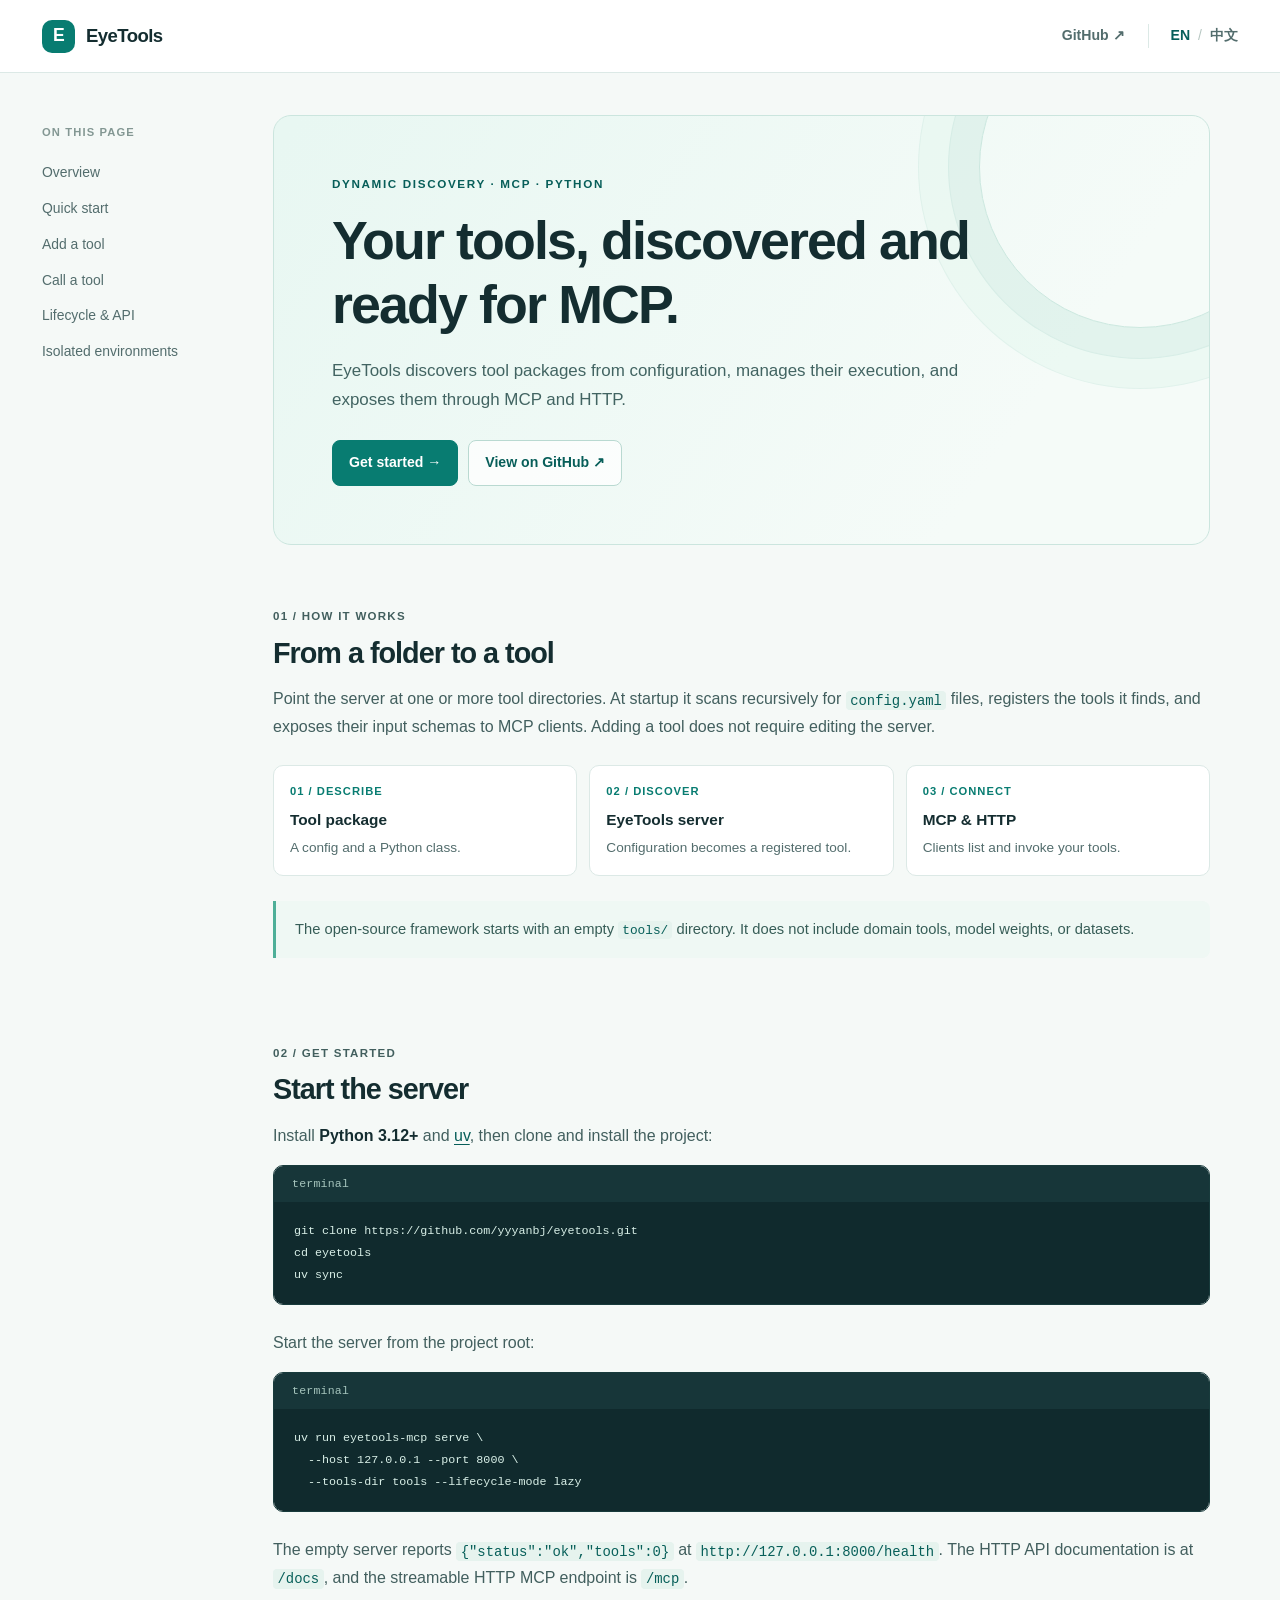
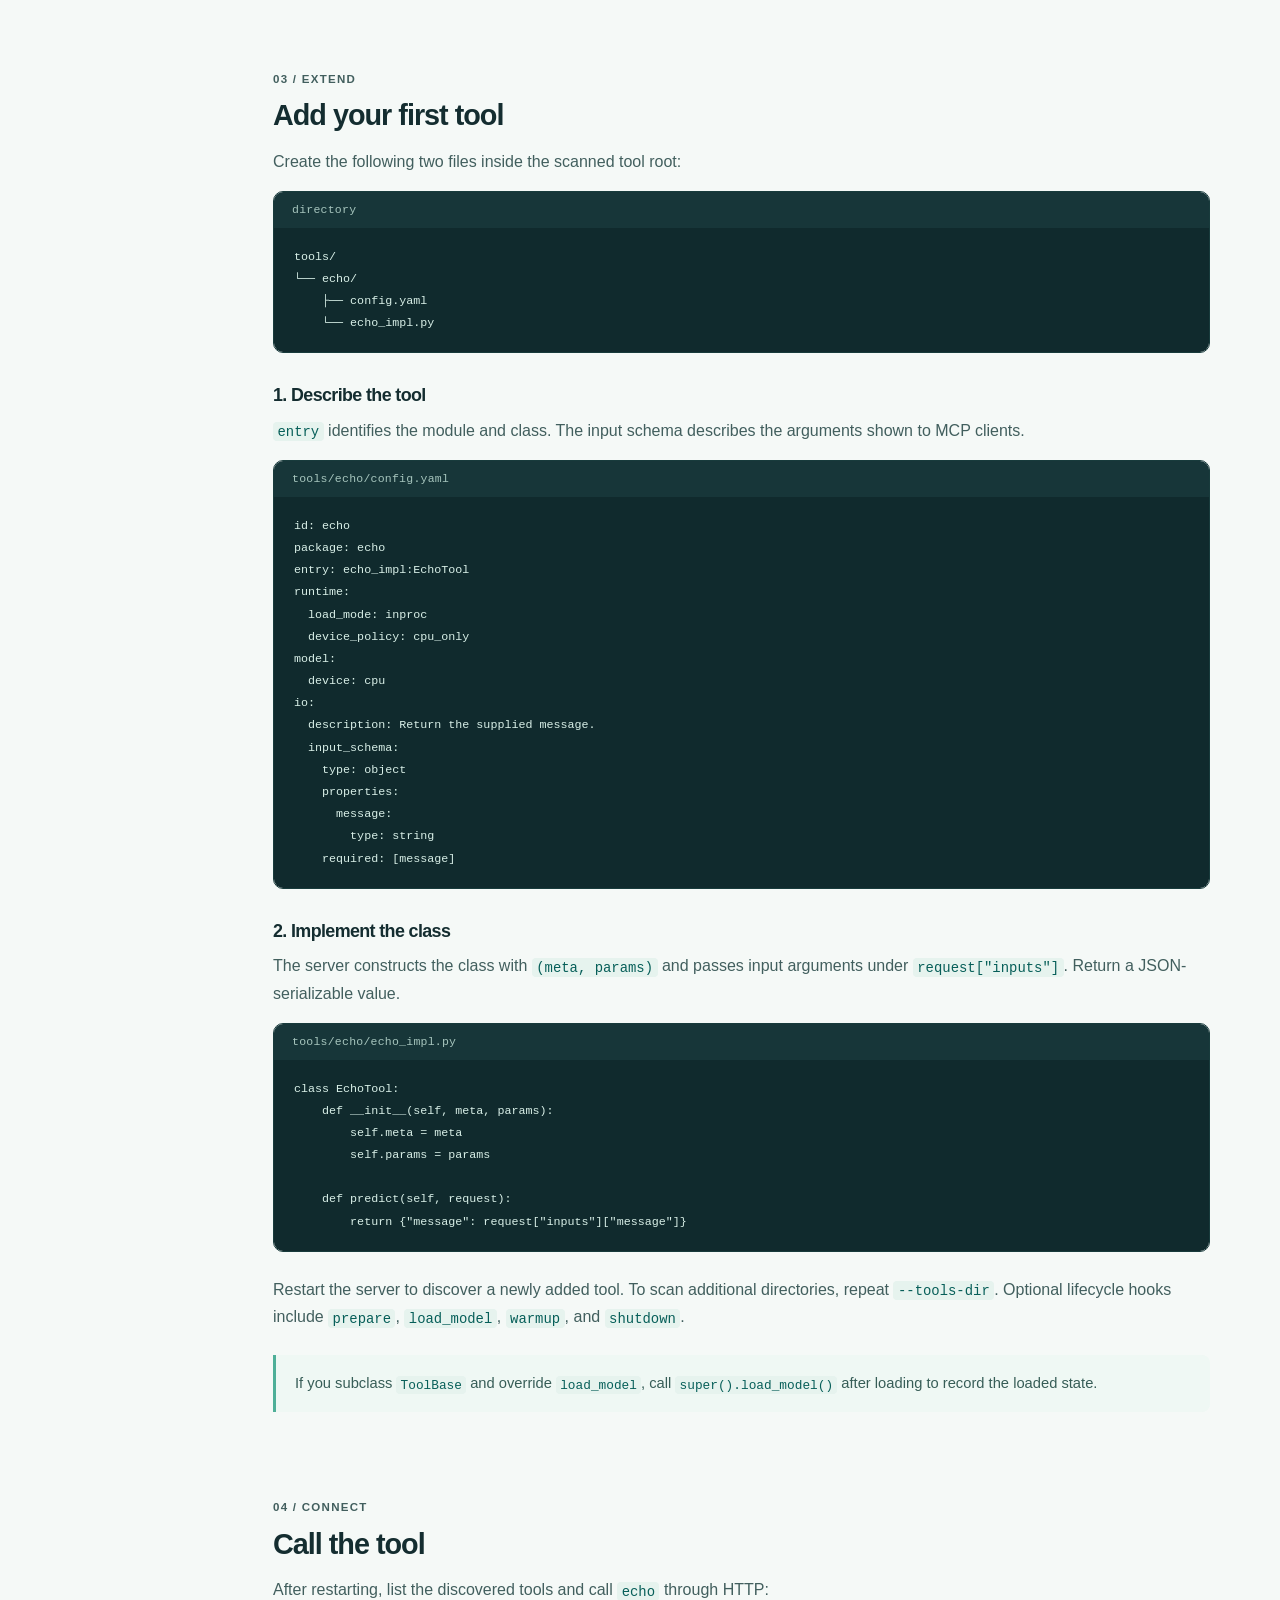
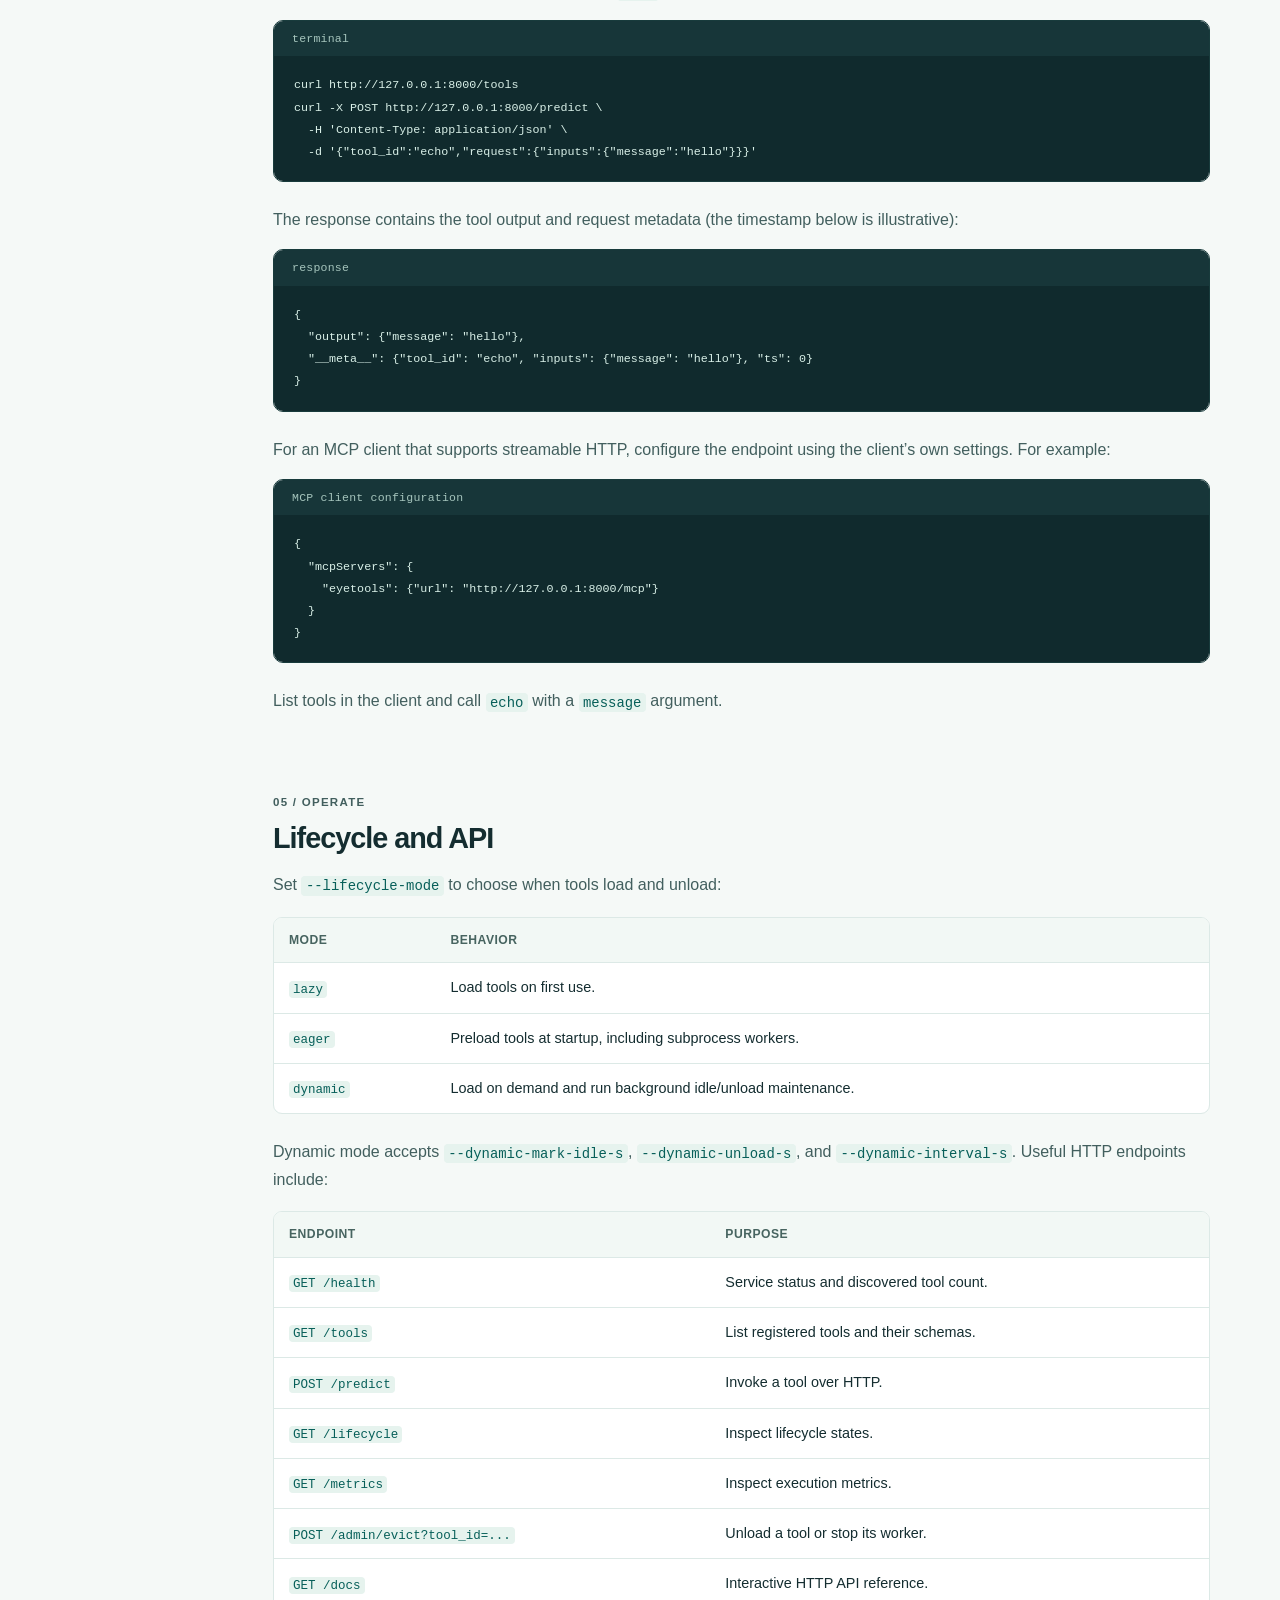
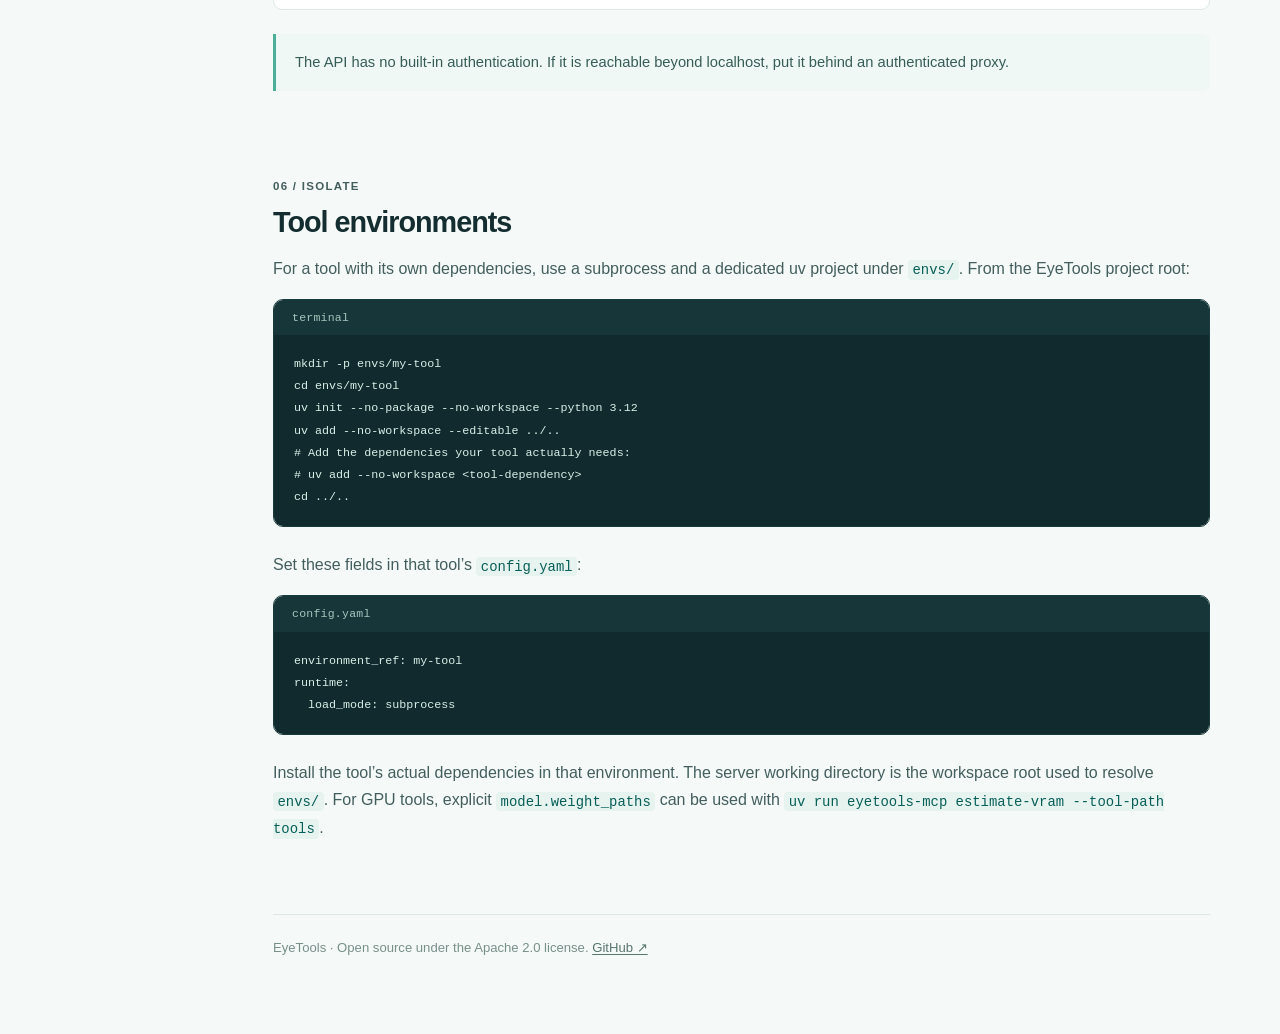
<file: docs/index.html>
<!doctype html>
<html lang="en">
<head>
  <meta charset="utf-8">
  <meta name="viewport" content="width=device-width, initial-scale=1">
  <meta name="description" content="EyeTools dynamically discovers tools from configuration and serves them over MCP and HTTP.">
  <title>Documentation · EyeTools</title>
  <link rel="stylesheet" href="assets/styles.css">
  <link rel="alternate" hreflang="en" href="./">
  <link rel="alternate" hreflang="zh-CN" href="zh/">
</head>
<body>
  <a class="skip" href="#main">Skip to content</a>
  <header class="topbar"><div class="topbar-inner">
    <a class="brand" href="./" aria-label="EyeTools"><span class="brand-mark" aria-hidden="true">E</span>EyeTools</a>
    <div class="top-links"><a href="https://github.com/yyyanbj/eyetools">GitHub ↗</a><nav class="languages" aria-label="Language"><a href="./" lang="en" aria-current="page">EN</a><span>/</span><a href="zh/" lang="zh-CN">中文</a></nav></div>
  </div></header>
  <div class="layout">
    <aside class="sidebar"><p class="sidebar-title">On this page</p><nav aria-label="On this page"><a href="#overview">Overview</a><a href="#quick-start">Quick start</a><a href="#add-tool">Add a tool</a><a href="#call-tool">Call a tool</a><a href="#operation">Lifecycle &amp; API</a><a href="#environments">Isolated environments</a></nav></aside>
    <main id="main" class="content">
      <div class="hero"><p class="eyebrow">Dynamic discovery · MCP · Python</p><h1>Your tools, discovered and ready for MCP.</h1><p class="lead">EyeTools discovers tool packages from configuration, manages their execution, and exposes them through MCP and HTTP.</p><div class="actions"><a class="button" href="#quick-start">Get started →</a><a class="button secondary" href="https://github.com/yyyanbj/eyetools">View on GitHub ↗</a></div></div>
      <section class="content-section" id="overview"><p class="section-kicker">01 / HOW IT WORKS</p><h2>From a folder to a tool</h2><p>Point the server at one or more tool directories. At startup it scans recursively for <code>config.yaml</code> files, registers the tools it finds, and exposes their input schemas to MCP clients. Adding a tool does not require editing the server.</p>
<div class="flow"><div class="flow-item"><small>01 / DESCRIBE</small><strong>Tool package</strong><p>A config and a Python class.</p></div><div class="flow-item"><small>02 / DISCOVER</small><strong>EyeTools server</strong><p>Configuration becomes a registered tool.</p></div><div class="flow-item"><small>03 / CONNECT</small><strong>MCP &amp; HTTP</strong><p>Clients list and invoke your tools.</p></div></div>
<div class="callout"><p>The open-source framework starts with an empty <code>tools/</code> directory. It does not include domain tools, model weights, or datasets.</p></div></section><section class="content-section" id="quick-start"><p class="section-kicker">02 / GET STARTED</p><h2>Start the server</h2><p>Install <strong>Python 3.12+</strong> and <a href="https://docs.astral.sh/uv/">uv</a>, then clone and install the project:</p><div class="codebox"><div class="code-label">terminal</div><pre><code>git clone https://github.com/yyyanbj/eyetools.git
cd eyetools
uv sync</code></pre></div><p>Start the server from the project root:</p><div class="codebox"><div class="code-label">terminal</div><pre><code>uv run eyetools-mcp serve \
  --host 127.0.0.1 --port 8000 \
  --tools-dir tools --lifecycle-mode lazy</code></pre></div><p>The empty server reports <code>{"status":"ok","tools":0}</code> at <code>http://127.0.0.1:8000/health</code>. The HTTP API documentation is at <code>/docs</code>, and the streamable HTTP MCP endpoint is <code>/mcp</code>.</p></section><section class="content-section" id="add-tool"><p class="section-kicker">03 / EXTEND</p><h2>Add your first tool</h2><p>Create the following two files inside the scanned tool root:</p><div class="codebox"><div class="code-label">directory</div><pre><code>tools/
└── echo/
    ├── config.yaml
    └── echo_impl.py</code></pre></div><h3>1. Describe the tool</h3><p><code>entry</code> identifies the module and class. The input schema describes the arguments shown to MCP clients.</p><div class="codebox"><div class="code-label">tools/echo/config.yaml</div><pre><code>id: echo
package: echo
entry: echo_impl:EchoTool
runtime:
  load_mode: inproc
  device_policy: cpu_only
model:
  device: cpu
io:
  description: Return the supplied message.
  input_schema:
    type: object
    properties:
      message:
        type: string
    required: [message]</code></pre></div><h3>2. Implement the class</h3><p>The server constructs the class with <code>(meta, params)</code> and passes input arguments under <code>request["inputs"]</code>. Return a JSON-serializable value.</p><div class="codebox"><div class="code-label">tools/echo/echo_impl.py</div><pre><code>class EchoTool:
    def __init__(self, meta, params):
        self.meta = meta
        self.params = params

    def predict(self, request):
        return {&quot;message&quot;: request[&quot;inputs&quot;][&quot;message&quot;]}</code></pre></div><p>Restart the server to discover a newly added tool. To scan additional directories, repeat <code>--tools-dir</code>. Optional lifecycle hooks include <code>prepare</code>, <code>load_model</code>, <code>warmup</code>, and <code>shutdown</code>.</p>
<div class="callout"><p>If you subclass <code>ToolBase</code> and override <code>load_model</code>, call <code>super().load_model()</code> after loading to record the loaded state.</p></div></section><section class="content-section" id="call-tool"><p class="section-kicker">04 / CONNECT</p><h2>Call the tool</h2><p>After restarting, list the discovered tools and call <code>echo</code> through HTTP:</p><div class="codebox"><div class="code-label">terminal</div><pre><code>curl http://127.0.0.1:8000/tools
curl -X POST http://127.0.0.1:8000/predict \
  -H &#x27;Content-Type: application/json&#x27; \
  -d &#x27;{&quot;tool_id&quot;:&quot;echo&quot;,&quot;request&quot;:{&quot;inputs&quot;:{&quot;message&quot;:&quot;hello&quot;}}}&#x27;</code></pre></div><p>The response contains the tool output and request metadata (the timestamp below is illustrative):</p><div class="codebox"><div class="code-label">response</div><pre><code>{
  &quot;output&quot;: {&quot;message&quot;: &quot;hello&quot;},
  &quot;__meta__&quot;: {&quot;tool_id&quot;: &quot;echo&quot;, &quot;inputs&quot;: {&quot;message&quot;: &quot;hello&quot;}, &quot;ts&quot;: 0}
}</code></pre></div><p>For an MCP client that supports streamable HTTP, configure the endpoint using the client’s own settings. For example:</p><div class="codebox"><div class="code-label">MCP client configuration</div><pre><code>{
  &quot;mcpServers&quot;: {
    &quot;eyetools&quot;: {&quot;url&quot;: &quot;http://127.0.0.1:8000/mcp&quot;}
  }
}</code></pre></div><p>List tools in the client and call <code>echo</code> with a <code>message</code> argument.</p></section><section class="content-section" id="operation"><p class="section-kicker">05 / OPERATE</p><h2>Lifecycle and API</h2><p>Set <code>--lifecycle-mode</code> to choose when tools load and unload:</p><div class="table-wrap"><table><thead><tr><th scope="col">Mode</th><th scope="col">Behavior</th></tr></thead><tbody><tr><td> <code>lazy</code></td><td>Load tools on first use.</td></tr><tr><td><code>eager</code></td><td>Preload tools at startup, including subprocess workers.</td></tr><tr><td><code>dynamic</code></td><td>Load on demand and run background idle/unload maintenance.</td></tr></tbody></table></div><p>Dynamic mode accepts <code>--dynamic-mark-idle-s</code>, <code>--dynamic-unload-s</code>, and <code>--dynamic-interval-s</code>. Useful HTTP endpoints include:</p><div class="table-wrap"><table><thead><tr><th scope="col">Endpoint</th><th scope="col">Purpose</th></tr></thead><tbody><tr><td><code>GET /health</code></td><td>Service status and discovered tool count.</td></tr><tr><td><code>GET /tools</code></td><td>List registered tools and their schemas.</td></tr><tr><td><code>POST /predict</code></td><td>Invoke a tool over HTTP.</td></tr><tr><td><code>GET /lifecycle</code></td><td>Inspect lifecycle states.</td></tr><tr><td><code>GET /metrics</code></td><td>Inspect execution metrics.</td></tr><tr><td><code>POST /admin/evict?tool_id=...</code></td><td>Unload a tool or stop its worker.</td></tr><tr><td><code>GET /docs</code></td><td>Interactive HTTP API reference.</td></tr></tbody></table></div><div class="callout"><p>The API has no built-in authentication. If it is reachable beyond localhost, put it behind an authenticated proxy.</p></div></section><section class="content-section" id="environments"><p class="section-kicker">06 / ISOLATE</p><h2>Tool environments</h2><p>For a tool with its own dependencies, use a subprocess and a dedicated uv project under <code>envs/</code>. From the EyeTools project root:</p><div class="codebox"><div class="code-label">terminal</div><pre><code>mkdir -p envs/my-tool
cd envs/my-tool
uv init --no-package --no-workspace --python 3.12
uv add --no-workspace --editable ../..
# Add the dependencies your tool actually needs:
# uv add --no-workspace &lt;tool-dependency&gt;
cd ../..</code></pre></div><p>Set these fields in that tool’s <code>config.yaml</code>:</p><div class="codebox"><div class="code-label">config.yaml</div><pre><code>environment_ref: my-tool
runtime:
  load_mode: subprocess</code></pre></div><p>Install the tool’s actual dependencies in that environment. The server working directory is the workspace root used to resolve <code>envs/</code>. For GPU tools, explicit <code>model.weight_paths</code> can be used with <code>uv run eyetools-mcp estimate-vram --tool-path tools</code>.</p></section>
      <footer class="footer">EyeTools · Open source under the Apache 2.0 license. <a href="https://github.com/yyyanbj/eyetools">GitHub ↗</a></footer>
    </main>
  </div>
</body>
</html>
</file>
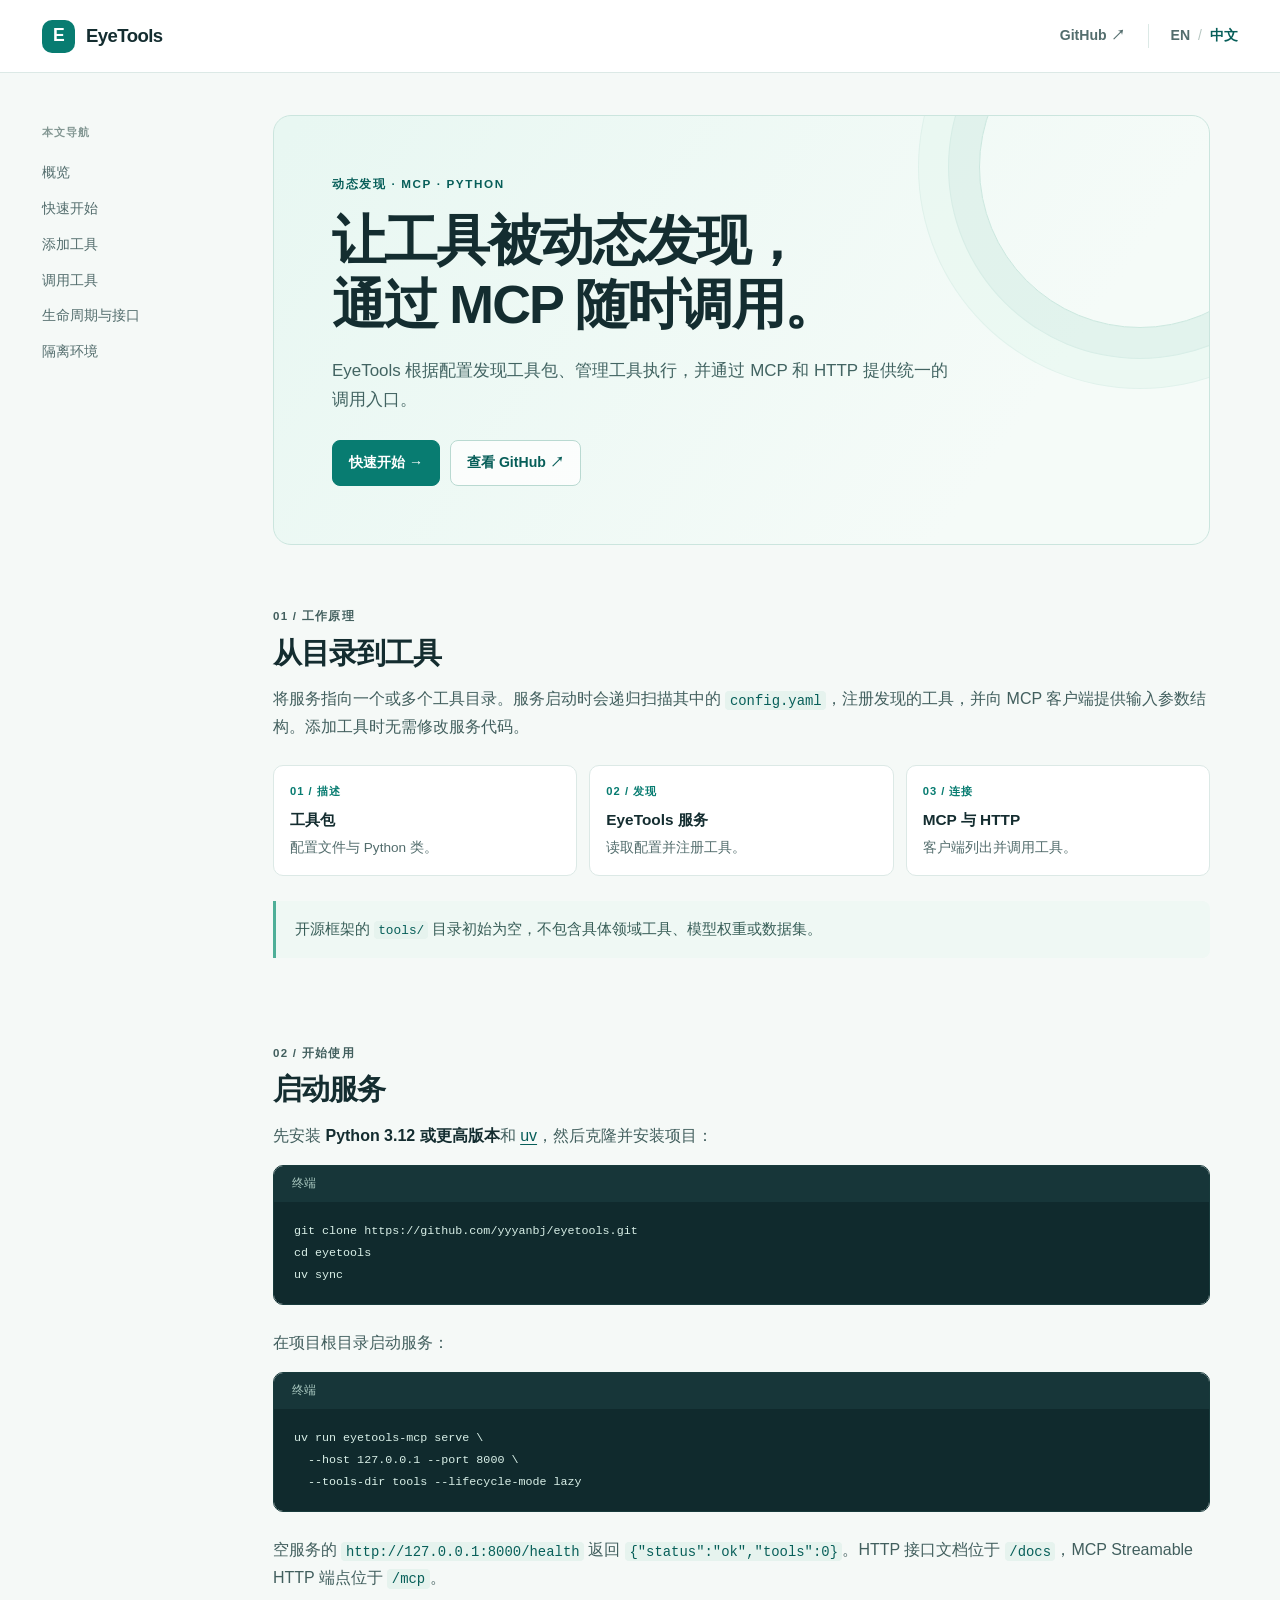
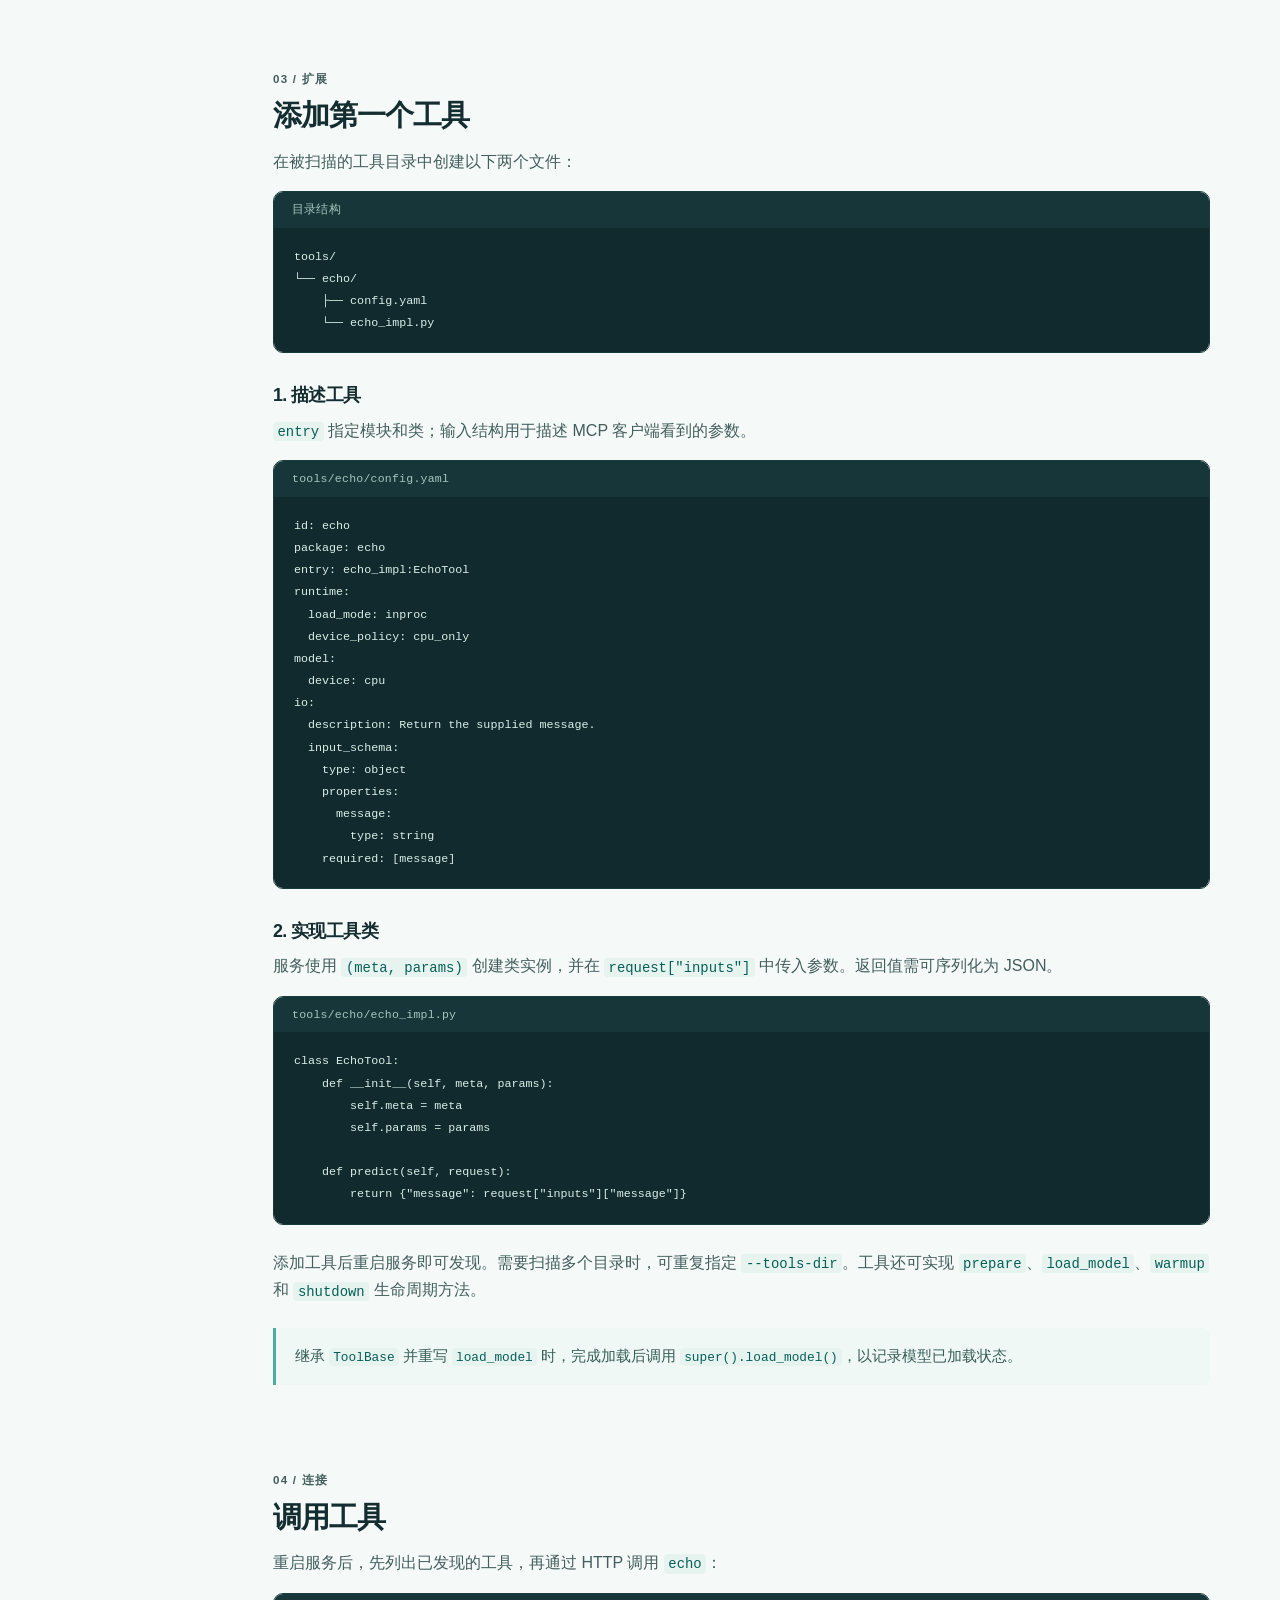
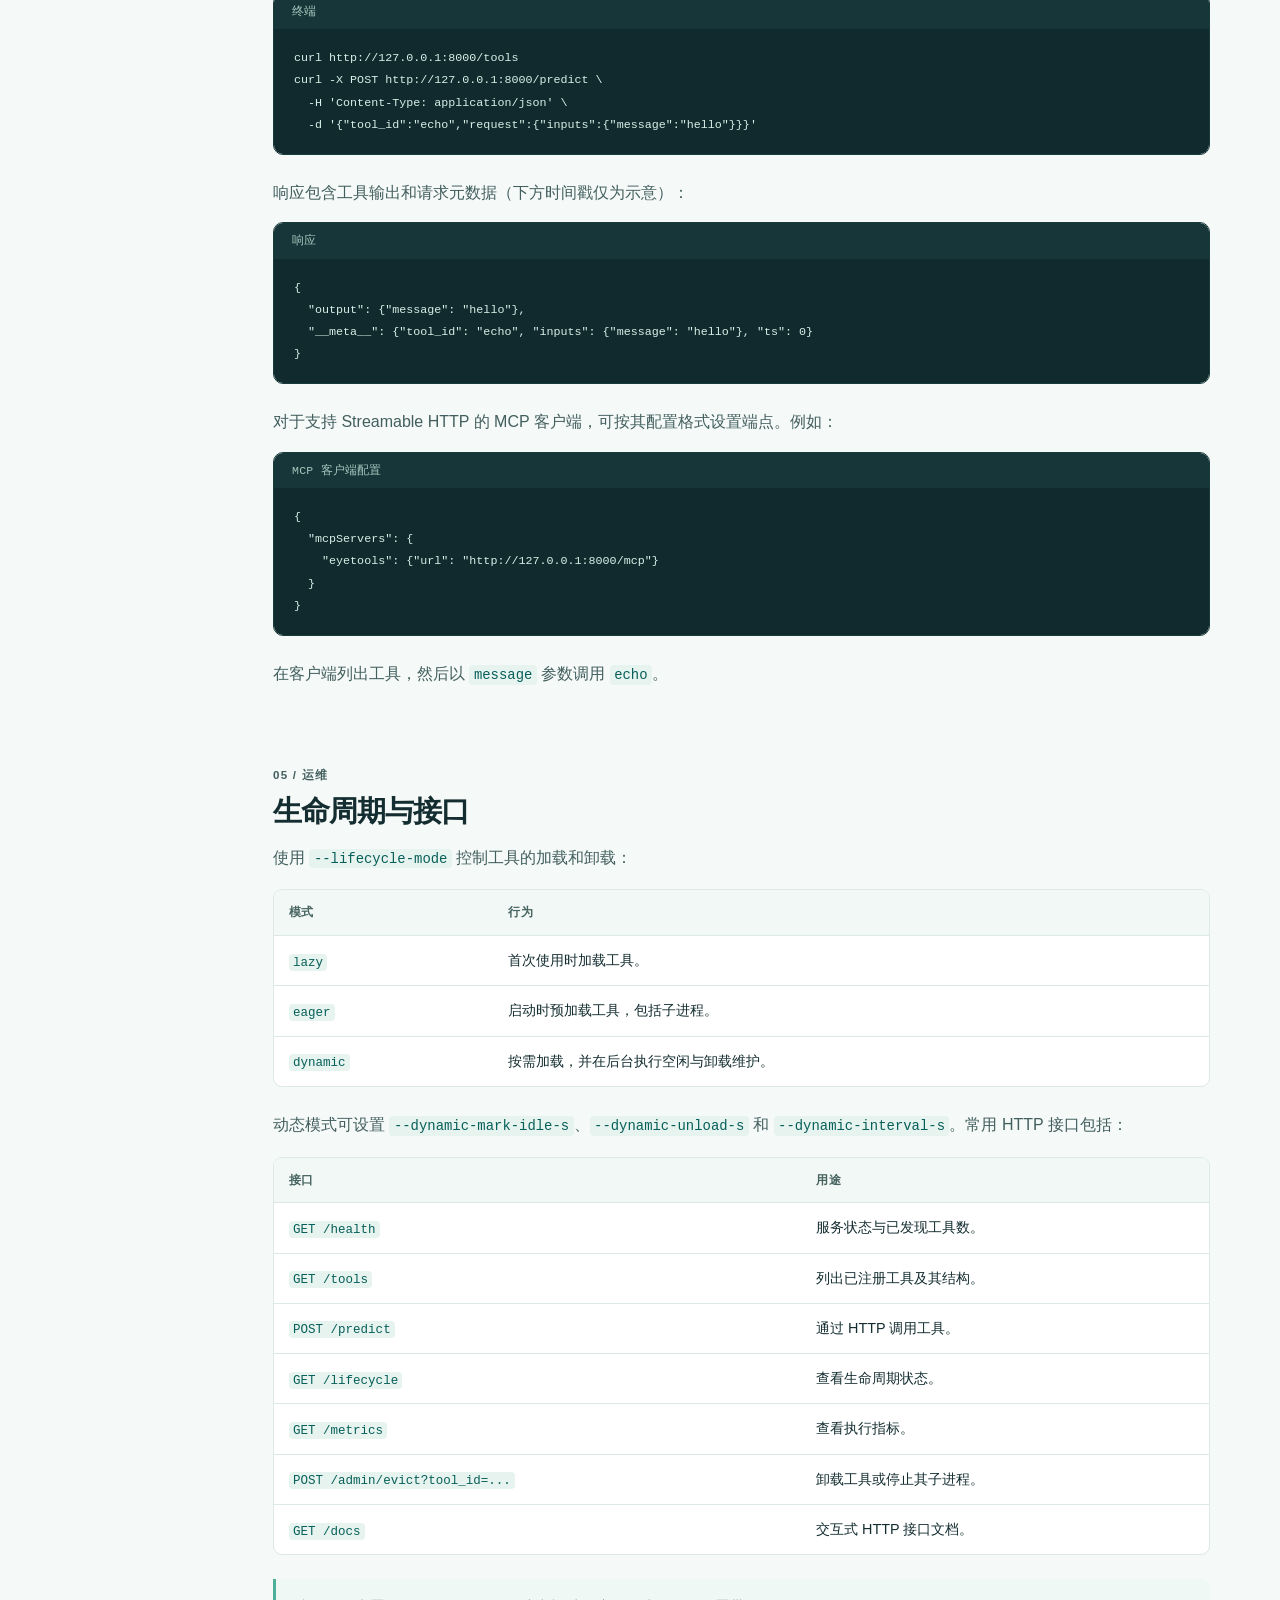
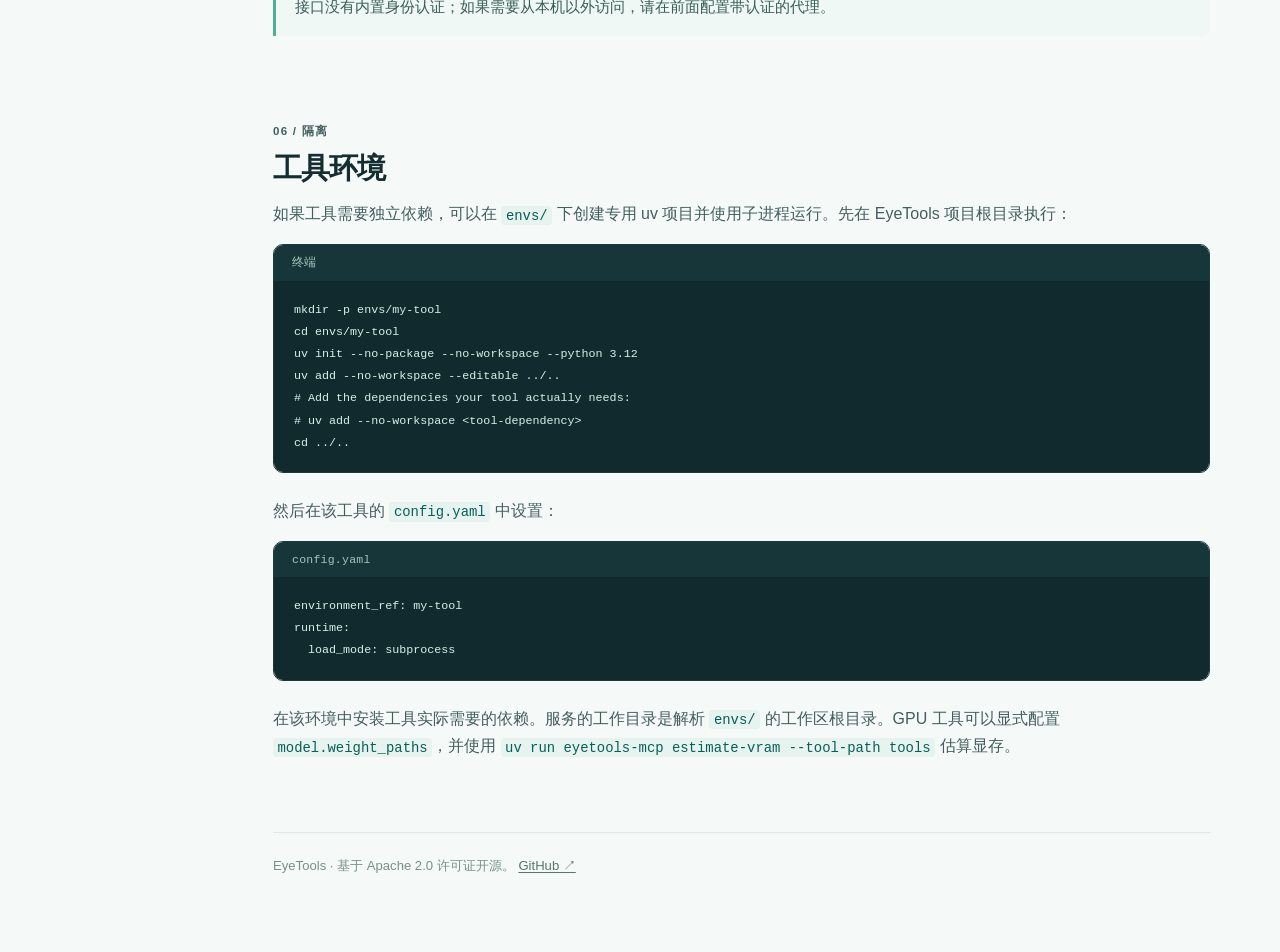
<file: docs/zh/index.html>
<!doctype html>
<html lang="zh-CN">
<head>
  <meta charset="utf-8">
  <meta name="viewport" content="width=device-width, initial-scale=1">
  <meta name="description" content="EyeTools 根据配置动态发现工具，并通过 MCP 和 HTTP 提供调用。">
  <title>中文文档 · EyeTools</title>
  <link rel="stylesheet" href="../assets/styles.css">
  <link rel="alternate" hreflang="en" href="../">
  <link rel="alternate" hreflang="zh-CN" href="./">
</head>
<body>
  <a class="skip" href="#main">跳至正文</a>
  <header class="topbar"><div class="topbar-inner">
    <a class="brand" href="../" aria-label="EyeTools"><span class="brand-mark" aria-hidden="true">E</span>EyeTools</a>
    <div class="top-links"><a href="https://github.com/yyyanbj/eyetools">GitHub ↗</a><nav class="languages" aria-label="Language"><a href="../" lang="en">EN</a><span>/</span><a href="./" lang="zh-CN" aria-current="page">中文</a></nav></div>
  </div></header>
  <div class="layout">
    <aside class="sidebar"><p class="sidebar-title">本文导航</p><nav aria-label="本文导航"><a href="#overview">概览</a><a href="#quick-start">快速开始</a><a href="#add-tool">添加工具</a><a href="#call-tool">调用工具</a><a href="#operation">生命周期与接口</a><a href="#environments">隔离环境</a></nav></aside>
    <main id="main" class="content">
      <div class="hero"><p class="eyebrow">动态发现 · MCP · Python</p><h1>让工具被动态发现，<br>通过 MCP 随时调用。</h1><p class="lead">EyeTools 根据配置发现工具包、管理工具执行，并通过 MCP 和 HTTP 提供统一的调用入口。</p><div class="actions"><a class="button" href="#quick-start">快速开始 →</a><a class="button secondary" href="https://github.com/yyyanbj/eyetools">查看 GitHub ↗</a></div></div>
      <section class="content-section" id="overview"><p class="section-kicker">01 / 工作原理</p><h2>从目录到工具</h2><p>将服务指向一个或多个工具目录。服务启动时会递归扫描其中的 <code>config.yaml</code>，注册发现的工具，并向 MCP 客户端提供输入参数结构。添加工具时无需修改服务代码。</p>
<div class="flow"><div class="flow-item"><small>01 / 描述</small><strong>工具包</strong><p>配置文件与 Python 类。</p></div><div class="flow-item"><small>02 / 发现</small><strong>EyeTools 服务</strong><p>读取配置并注册工具。</p></div><div class="flow-item"><small>03 / 连接</small><strong>MCP 与 HTTP</strong><p>客户端列出并调用工具。</p></div></div>
<div class="callout"><p>开源框架的 <code>tools/</code> 目录初始为空，不包含具体领域工具、模型权重或数据集。</p></div></section><section class="content-section" id="quick-start"><p class="section-kicker">02 / 开始使用</p><h2>启动服务</h2><p>先安装 <strong>Python 3.12 或更高版本</strong>和 <a href="https://docs.astral.sh/uv/">uv</a>，然后克隆并安装项目：</p><div class="codebox"><div class="code-label">终端</div><pre><code>git clone https://github.com/yyyanbj/eyetools.git
cd eyetools
uv sync</code></pre></div><p>在项目根目录启动服务：</p><div class="codebox"><div class="code-label">终端</div><pre><code>uv run eyetools-mcp serve \
  --host 127.0.0.1 --port 8000 \
  --tools-dir tools --lifecycle-mode lazy</code></pre></div><p>空服务的 <code>http://127.0.0.1:8000/health</code> 返回 <code>{"status":"ok","tools":0}</code>。HTTP 接口文档位于 <code>/docs</code>，MCP Streamable HTTP 端点位于 <code>/mcp</code>。</p></section><section class="content-section" id="add-tool"><p class="section-kicker">03 / 扩展</p><h2>添加第一个工具</h2><p>在被扫描的工具目录中创建以下两个文件：</p><div class="codebox"><div class="code-label">目录结构</div><pre><code>tools/
└── echo/
    ├── config.yaml
    └── echo_impl.py</code></pre></div><h3>1. 描述工具</h3><p><code>entry</code> 指定模块和类；输入结构用于描述 MCP 客户端看到的参数。</p><div class="codebox"><div class="code-label">tools/echo/config.yaml</div><pre><code>id: echo
package: echo
entry: echo_impl:EchoTool
runtime:
  load_mode: inproc
  device_policy: cpu_only
model:
  device: cpu
io:
  description: Return the supplied message.
  input_schema:
    type: object
    properties:
      message:
        type: string
    required: [message]</code></pre></div><h3>2. 实现工具类</h3><p>服务使用 <code>(meta, params)</code> 创建类实例，并在 <code>request["inputs"]</code> 中传入参数。返回值需可序列化为 JSON。</p><div class="codebox"><div class="code-label">tools/echo/echo_impl.py</div><pre><code>class EchoTool:
    def __init__(self, meta, params):
        self.meta = meta
        self.params = params

    def predict(self, request):
        return {&quot;message&quot;: request[&quot;inputs&quot;][&quot;message&quot;]}</code></pre></div><p>添加工具后重启服务即可发现。需要扫描多个目录时，可重复指定 <code>--tools-dir</code>。工具还可实现 <code>prepare</code>、<code>load_model</code>、<code>warmup</code> 和 <code>shutdown</code> 生命周期方法。</p>
<div class="callout"><p>继承 <code>ToolBase</code> 并重写 <code>load_model</code> 时，完成加载后调用 <code>super().load_model()</code>，以记录模型已加载状态。</p></div></section><section class="content-section" id="call-tool"><p class="section-kicker">04 / 连接</p><h2>调用工具</h2><p>重启服务后，先列出已发现的工具，再通过 HTTP 调用 <code>echo</code>：</p><div class="codebox"><div class="code-label">终端</div><pre><code>curl http://127.0.0.1:8000/tools
curl -X POST http://127.0.0.1:8000/predict \
  -H &#x27;Content-Type: application/json&#x27; \
  -d &#x27;{&quot;tool_id&quot;:&quot;echo&quot;,&quot;request&quot;:{&quot;inputs&quot;:{&quot;message&quot;:&quot;hello&quot;}}}&#x27;</code></pre></div><p>响应包含工具输出和请求元数据（下方时间戳仅为示意）：</p><div class="codebox"><div class="code-label">响应</div><pre><code>{
  &quot;output&quot;: {&quot;message&quot;: &quot;hello&quot;},
  &quot;__meta__&quot;: {&quot;tool_id&quot;: &quot;echo&quot;, &quot;inputs&quot;: {&quot;message&quot;: &quot;hello&quot;}, &quot;ts&quot;: 0}
}</code></pre></div><p>对于支持 Streamable HTTP 的 MCP 客户端，可按其配置格式设置端点。例如：</p><div class="codebox"><div class="code-label">MCP 客户端配置</div><pre><code>{
  &quot;mcpServers&quot;: {
    &quot;eyetools&quot;: {&quot;url&quot;: &quot;http://127.0.0.1:8000/mcp&quot;}
  }
}</code></pre></div><p>在客户端列出工具，然后以 <code>message</code> 参数调用 <code>echo</code>。</p></section><section class="content-section" id="operation"><p class="section-kicker">05 / 运维</p><h2>生命周期与接口</h2><p>使用 <code>--lifecycle-mode</code> 控制工具的加载和卸载：</p><div class="table-wrap"><table><thead><tr><th scope="col">模式</th><th scope="col">行为</th></tr></thead><tbody><tr><td><code>lazy</code></td><td>首次使用时加载工具。</td></tr><tr><td><code>eager</code></td><td>启动时预加载工具，包括子进程。</td></tr><tr><td><code>dynamic</code></td><td>按需加载，并在后台执行空闲与卸载维护。</td></tr></tbody></table></div><p>动态模式可设置 <code>--dynamic-mark-idle-s</code>、<code>--dynamic-unload-s</code> 和 <code>--dynamic-interval-s</code>。常用 HTTP 接口包括：</p><div class="table-wrap"><table><thead><tr><th scope="col">接口</th><th scope="col">用途</th></tr></thead><tbody><tr><td><code>GET /health</code></td><td>服务状态与已发现工具数。</td></tr><tr><td><code>GET /tools</code></td><td>列出已注册工具及其结构。</td></tr><tr><td><code>POST /predict</code></td><td>通过 HTTP 调用工具。</td></tr><tr><td><code>GET /lifecycle</code></td><td>查看生命周期状态。</td></tr><tr><td><code>GET /metrics</code></td><td>查看执行指标。</td></tr><tr><td><code>POST /admin/evict?tool_id=...</code></td><td>卸载工具或停止其子进程。</td></tr><tr><td><code>GET /docs</code></td><td>交互式 HTTP 接口文档。</td></tr></tbody></table></div><div class="callout"><p>接口没有内置身份认证；如果需要从本机以外访问，请在前面配置带认证的代理。</p></div></section><section class="content-section" id="environments"><p class="section-kicker">06 / 隔离</p><h2>工具环境</h2><p>如果工具需要独立依赖，可以在 <code>envs/</code> 下创建专用 uv 项目并使用子进程运行。先在 EyeTools 项目根目录执行：</p><div class="codebox"><div class="code-label">终端</div><pre><code>mkdir -p envs/my-tool
cd envs/my-tool
uv init --no-package --no-workspace --python 3.12
uv add --no-workspace --editable ../..
# Add the dependencies your tool actually needs:
# uv add --no-workspace &lt;tool-dependency&gt;
cd ../..</code></pre></div><p>然后在该工具的 <code>config.yaml</code> 中设置：</p><div class="codebox"><div class="code-label">config.yaml</div><pre><code>environment_ref: my-tool
runtime:
  load_mode: subprocess</code></pre></div><p>在该环境中安装工具实际需要的依赖。服务的工作目录是解析 <code>envs/</code> 的工作区根目录。GPU 工具可以显式配置 <code>model.weight_paths</code>，并使用 <code>uv run eyetools-mcp estimate-vram --tool-path tools</code> 估算显存。</p></section>
      <footer class="footer">EyeTools · 基于 Apache 2.0 许可证开源。 <a href="https://github.com/yyyanbj/eyetools">GitHub ↗</a></footer>
    </main>
  </div>
</body>
</html>
</file>
<file: docs/assets/styles.css>
:root {
  color-scheme: light;
  --ink: #142d30;
  --muted: #536d6d;
  --teal: #087c71;
  --teal-dark: #075e59;
  --line: #dce9e6;
  --paper: #ffffff;
  --canvas: #f5f9f7;
  --code: #102a2d;
  font-family: -apple-system, BlinkMacSystemFont, "Segoe UI", "Noto Sans", sans-serif;
  font-size: 16px;
  scroll-behavior: smooth;
}
* { box-sizing: border-box; }
body { margin: 0; background: var(--canvas); color: var(--ink); line-height: 1.7; }
a { color: var(--teal-dark); text-decoration-thickness: 1px; text-underline-offset: .18em; }
a:hover { color: #035047; }
a:focus-visible { outline: 3px solid #68c7b9; outline-offset: 4px; }
.skip { position: absolute; z-index: 2; left: 1rem; top: -5rem; padding: .5rem 1rem; background: white; }
.skip:focus { top: .5rem; }
.topbar { background: rgba(255, 255, 255, .96); border-bottom: 1px solid var(--line); }
.topbar-inner { max-width: 1440px; margin: auto; min-height: 72px; padding: 0 42px; display: flex; align-items: center; justify-content: space-between; gap: 24px; }
.brand { display: inline-flex; align-items: center; gap: 11px; color: var(--ink); text-decoration: none; font-weight: 750; font-size: 1.16rem; letter-spacing: -.03em; }
.brand-mark { display: grid; place-items: center; width: 33px; height: 33px; border-radius: 10px; background: var(--teal); color: white; font-size: 1.1rem; font-weight: 800; }
.top-links { display: flex; align-items: center; gap: 23px; font-size: .88rem; font-weight: 650; }
.top-links a { text-decoration: none; color: var(--muted); }
.top-links a:hover, .top-links a[aria-current="page"] { color: var(--teal-dark); }
.languages { display: flex; align-items: center; gap: 8px; border-left: 1px solid var(--line); padding-left: 22px; }
.languages span { color: #b7c7c2; font-weight: 400; }
.layout { max-width: 1440px; margin: auto; display: grid; grid-template-columns: 235px minmax(0, 1fr); align-items: start; }
.sidebar { position: sticky; top: 0; padding: 50px 22px 32px 42px; max-height: 100vh; overflow: auto; font-size: .87rem; }
.sidebar-title { margin: 0 0 13px; color: #839793; text-transform: uppercase; font-size: .7rem; font-weight: 750; letter-spacing: .1em; }
.sidebar a { display: block; padding: .38rem .65rem; margin-left: -.65rem; color: var(--muted); text-decoration: none; border-radius: 6px; }
.sidebar a:hover { background: #e5f2ee; color: var(--teal-dark); }
.content { max-width: 1035px; min-width: 0; padding: 42px 60px 90px 38px; }
.hero { position: relative; overflow: hidden; padding: clamp(28px, 5vw, 58px); border: 1px solid #cbe5de; border-radius: 18px; background: linear-gradient(125deg, #e8f7f2 2%, #f5fbf8 78%); }
.hero::after { content: ""; position: absolute; right: -92px; top: -110px; width: 320px; height: 320px; border: 1px solid #b6ddd2; border-radius: 50%; box-shadow: 0 0 0 30px #d7eee6, 0 0 0 31px #c7e6dd, 0 0 0 60px #e7f7f0, 0 0 0 61px #d5ede5; opacity: .65; pointer-events: none; }
.hero > * { position: relative; z-index: 1; }
.eyebrow { margin: 0 0 14px; color: var(--teal-dark); font-size: .73rem; font-weight: 800; letter-spacing: .14em; text-transform: uppercase; }
h1, h2, h3 { line-height: 1.2; letter-spacing: -.035em; }
h1 { margin: 0; max-width: 650px; font-size: clamp(2.2rem, 4.2vw, 3.55rem); font-weight: 760; }
.hero p.lead { max-width: 630px; margin: 20px 0 25px; color: #426462; font-size: 1.06rem; }
.actions { display: flex; flex-wrap: wrap; gap: 10px; }
.button { display: inline-flex; align-items: center; justify-content: center; padding: .65rem 1rem; border: 1px solid var(--teal); border-radius: 8px; color: white; background: var(--teal); font-size: .88rem; font-weight: 700; text-decoration: none; }
.button:hover { color: white; background: var(--teal-dark); }
.button.secondary { color: var(--teal-dark); background: rgba(255,255,255,.75); border-color: #b9d9d1; }
.content-section { padding-top: 62px; scroll-margin-top: 20px; }
.section-kicker { margin: 0 0 9px; color: var(--teal); font-size: .72rem; font-weight: 800; text-transform: uppercase; letter-spacing: .11em; }
h2 { font-size: 1.8rem; margin: 0 0 15px; }
h3 { font-size: 1.12rem; margin: 32px 0 10px; }
p { margin: 0 0 1rem; }
.content-section > p, .content-section li { color: #425f5e; }
strong { color: var(--ink); }
code, pre { font-family: ui-monospace, SFMono-Regular, Menlo, Consolas, monospace; font-size: .87em; }
:not(pre) > code { color: #075f59; background: #e6f3ee; padding: .12em .32em; border-radius: 4px; overflow-wrap: anywhere; }
pre { margin: 0; overflow-x: auto; padding: 18px 20px; color: #d9f0e8; background: var(--code); line-height: 1.65; font-size: .84rem; tab-size: 2; }
.codebox { margin: 16px 0 24px; overflow: hidden; border: 1px solid #183b3c; border-radius: 10px; }
.code-label { padding: 8px 18px; background: #173639; color: #a6c5bd; font-family: ui-monospace, monospace; font-size: .72rem; letter-spacing: .02em; }
.flow { display: grid; grid-template-columns: repeat(3, 1fr); gap: 12px; margin: 25px 0; }
.flow-item { background: var(--paper); border: 1px solid var(--line); border-radius: 10px; padding: 16px; }
.flow-item small { display: block; margin-bottom: 6px; color: var(--teal); font-weight: 750; font-size: .7rem; letter-spacing: .09em; }
.flow-item strong { display: block; font-size: .96rem; }
.flow-item p { margin: 5px 0 0; color: var(--muted); font-size: .85rem; line-height: 1.5; }
.callout { margin: 24px 0; padding: 16px 19px; background: #eff8f4; border-left: 3px solid #4eaf98; border-radius: 0 8px 8px 0; color: #375d57; font-size: .92rem; }
.callout p:last-child { margin-bottom: 0; }
.table-wrap { overflow-x: auto; margin: 18px 0 24px; border: 1px solid var(--line); border-radius: 9px; background: white; }
table { width: 100%; border-collapse: collapse; text-align: left; font-size: .9rem; }
th, td { padding: 12px 15px; vertical-align: top; border-bottom: 1px solid var(--line); }
th { color: #476460; background: #f2f8f5; font-size: .76rem; text-transform: uppercase; letter-spacing: .04em; }
tr:last-child td { border-bottom: 0; }
ul { padding-left: 22px; }
li + li { margin-top: 7px; }
.footer { margin-top: 72px; padding-top: 22px; border-top: 1px solid var(--line); color: #78908a; font-size: .82rem; }
.footer a { color: #58756e; }
@media (max-width: 850px) {
  .topbar-inner { padding: 0 22px; }
  .layout { display: block; }
  .sidebar { position: static; max-height: none; padding: 20px 22px 0; }
  .sidebar-title { margin-bottom: 8px; }
  .sidebar nav { display: flex; gap: 8px; overflow-x: auto; padding-bottom: 6px; }
  .sidebar a { flex: 0 0 auto; margin: 0; padding: .25rem .55rem; background: #eaf4ef; white-space: nowrap; }
  .content { padding: 22px 22px 70px; }
  .content-section { padding-top: 48px; }
}
@media (max-width: 540px) {
  .top-links { gap: 12px; }
  .languages { padding-left: 12px; }
  .topbar-inner { gap: 8px; padding: 0 15px; }
  .top-links { font-size: .79rem; }
  .sidebar { padding-left: 15px; padding-right: 15px; }
  .content { padding-left: 15px; padding-right: 15px; }
  .hero::after { opacity: .32; }
  .flow { grid-template-columns: 1fr; }
}
</file>
